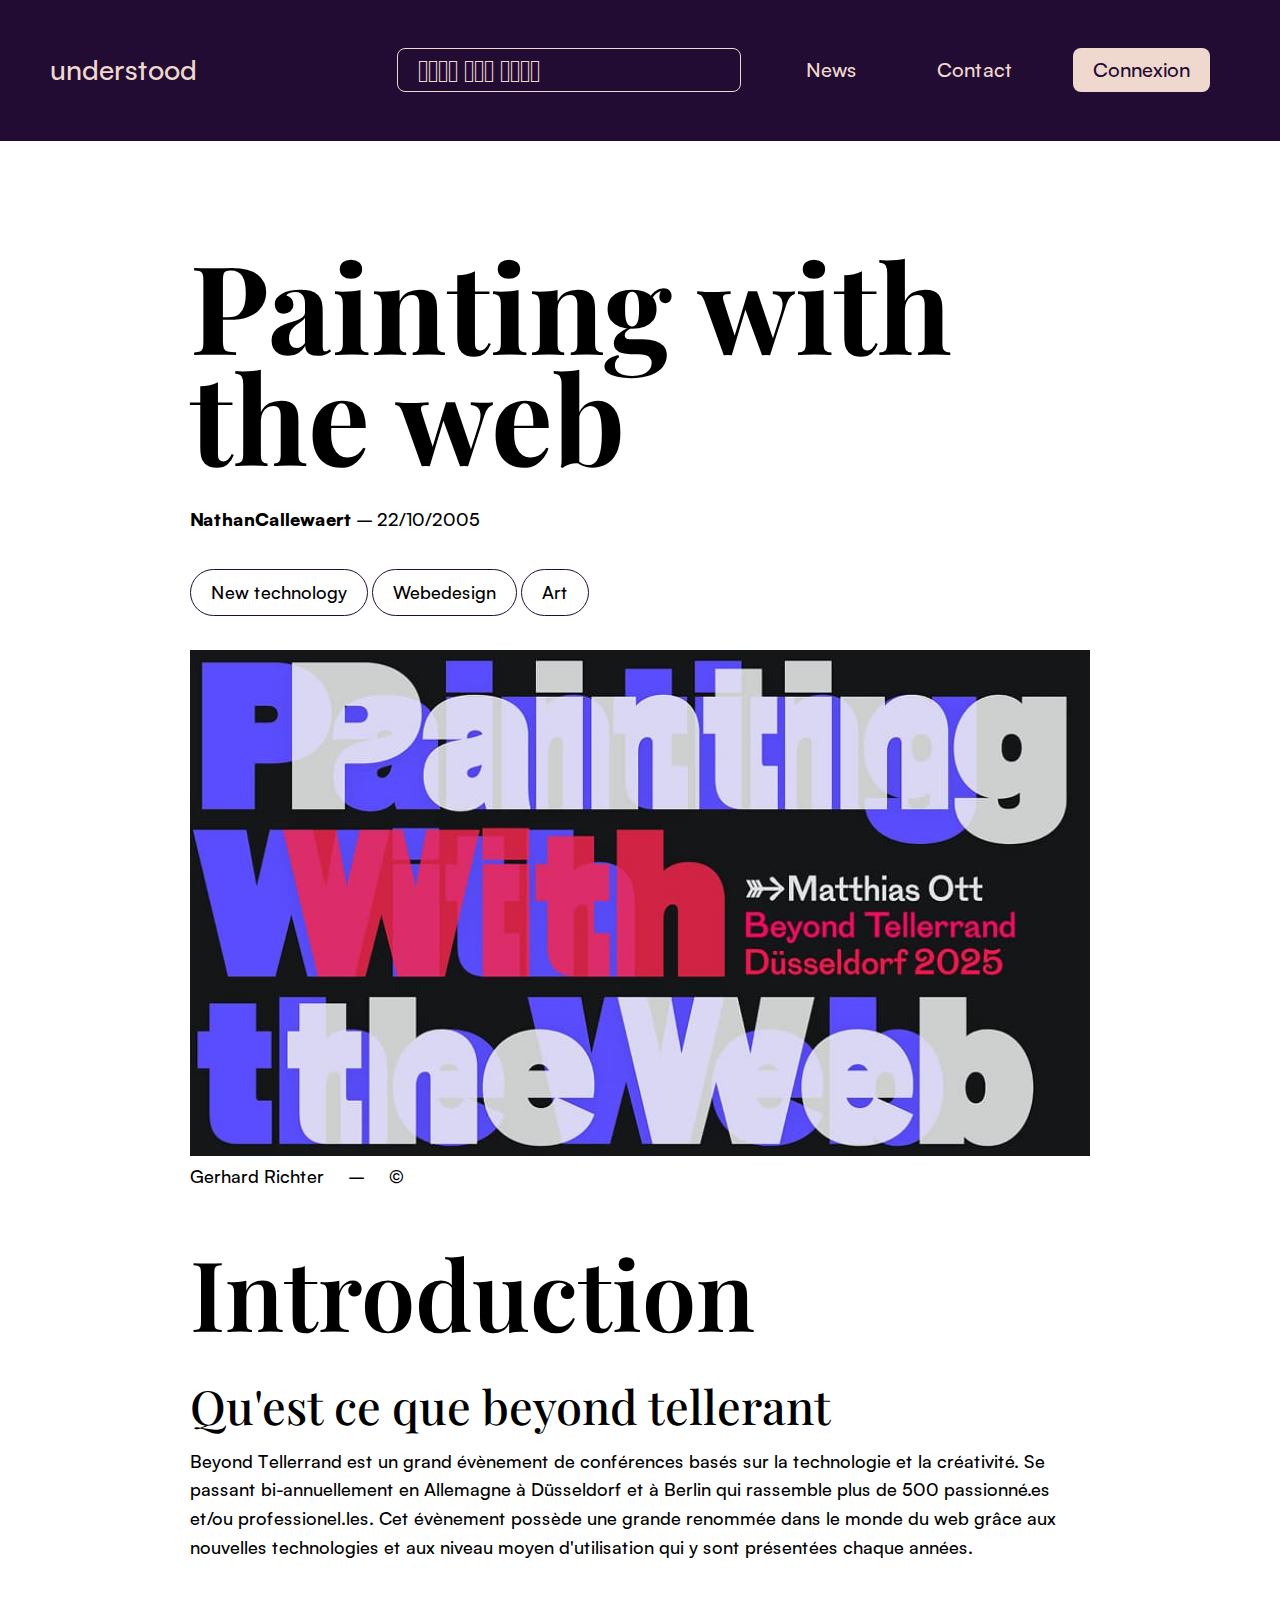
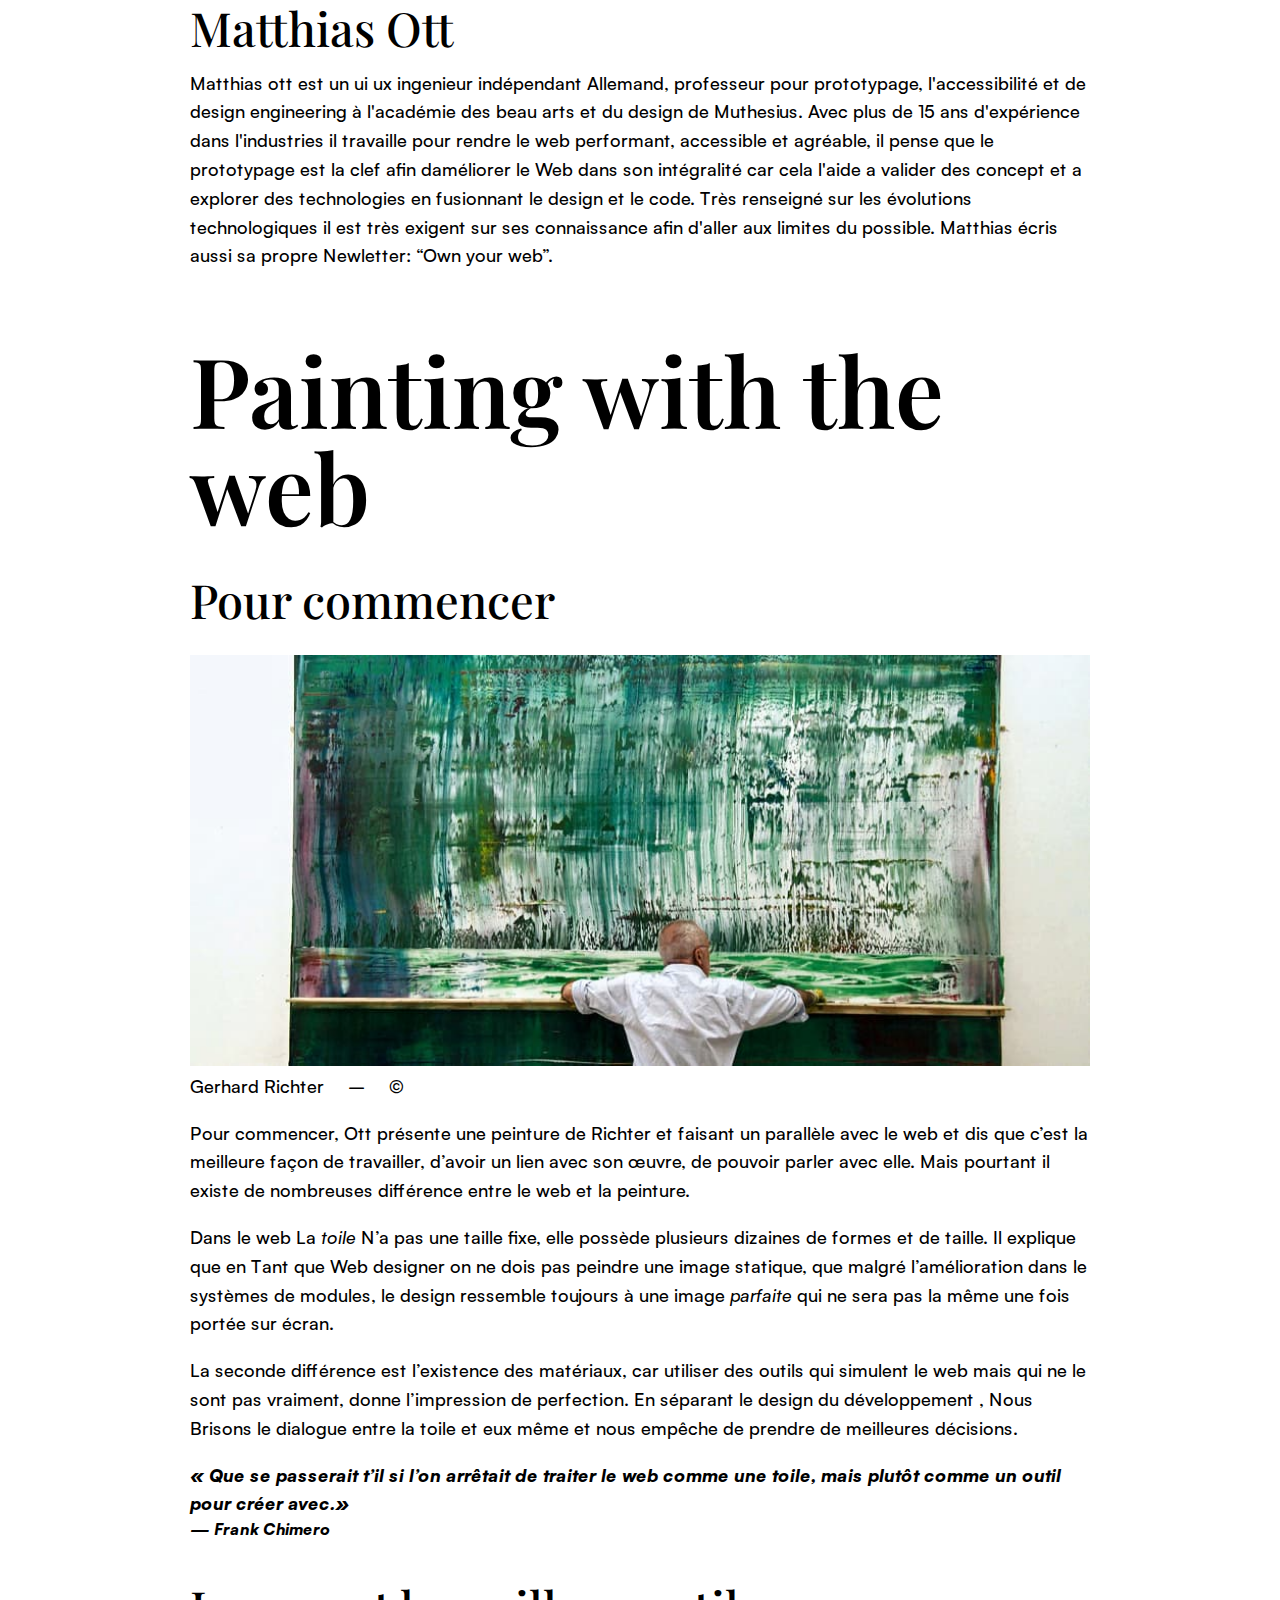
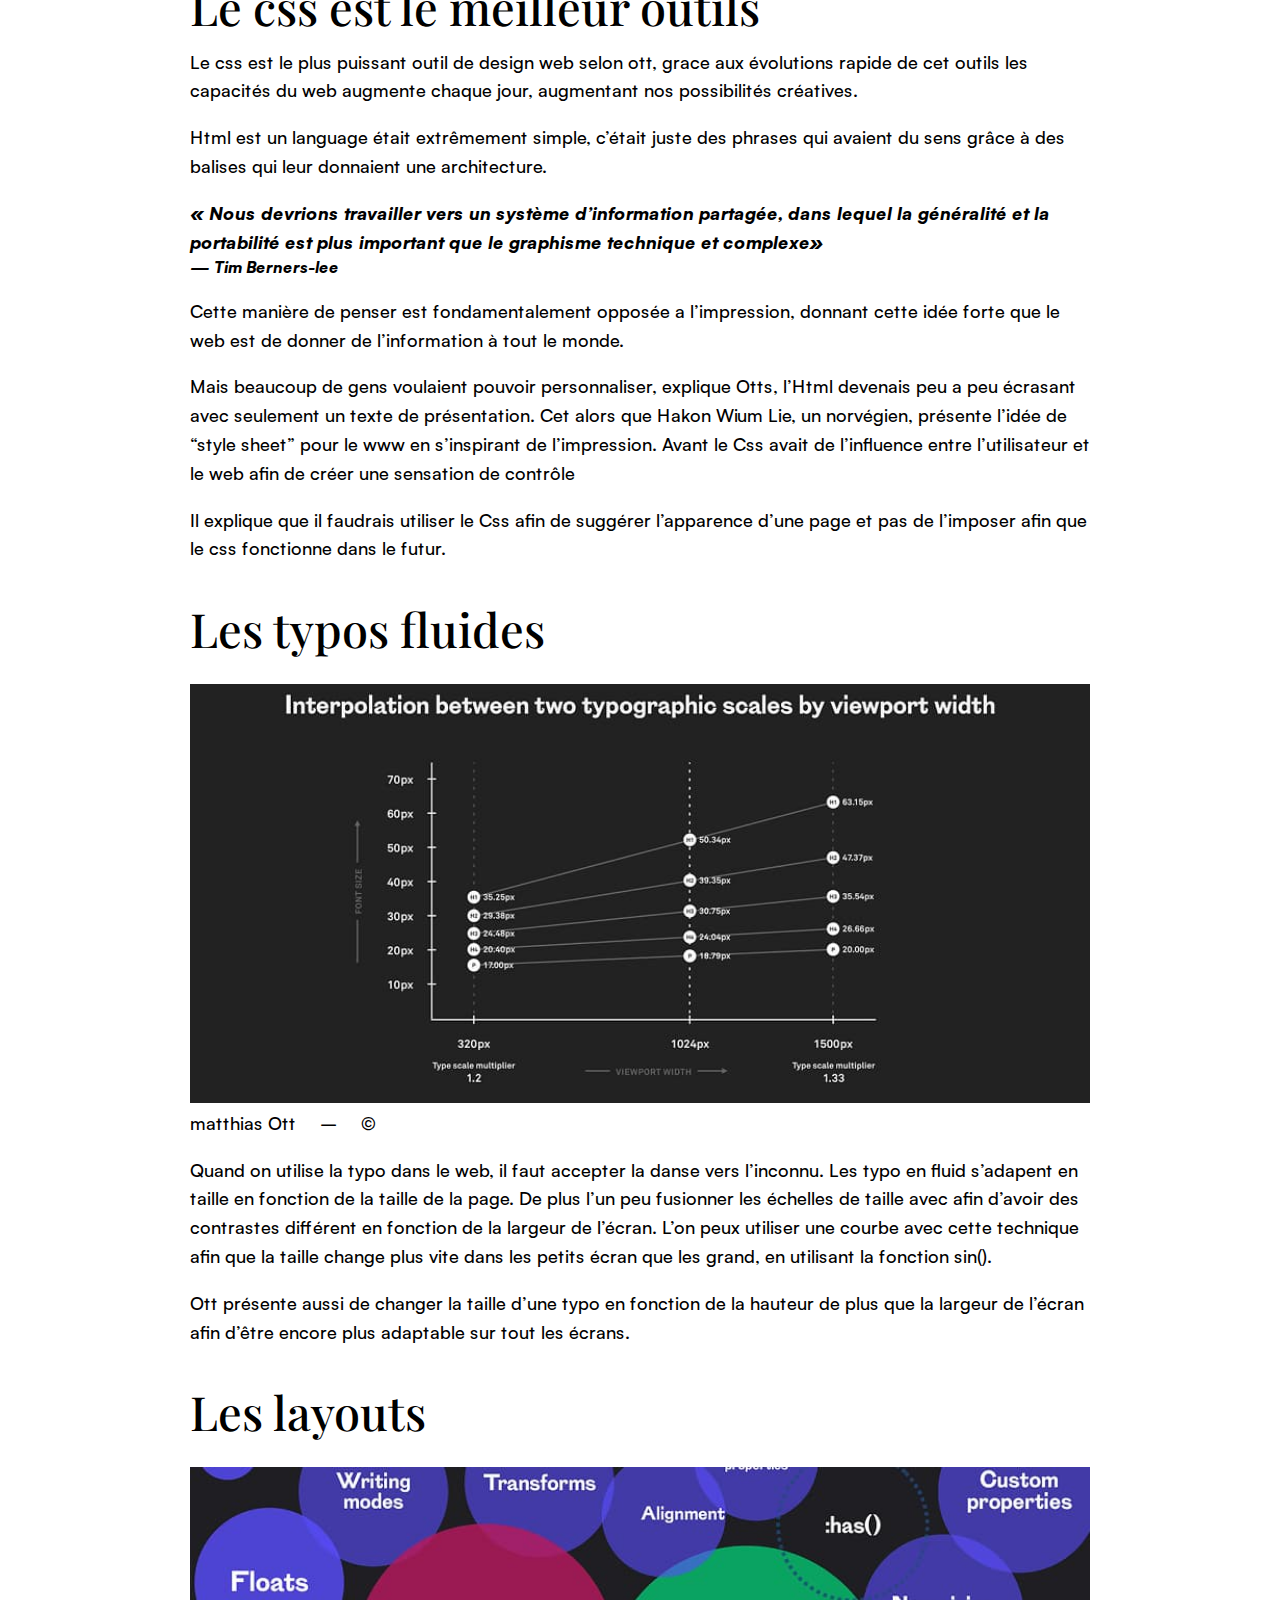
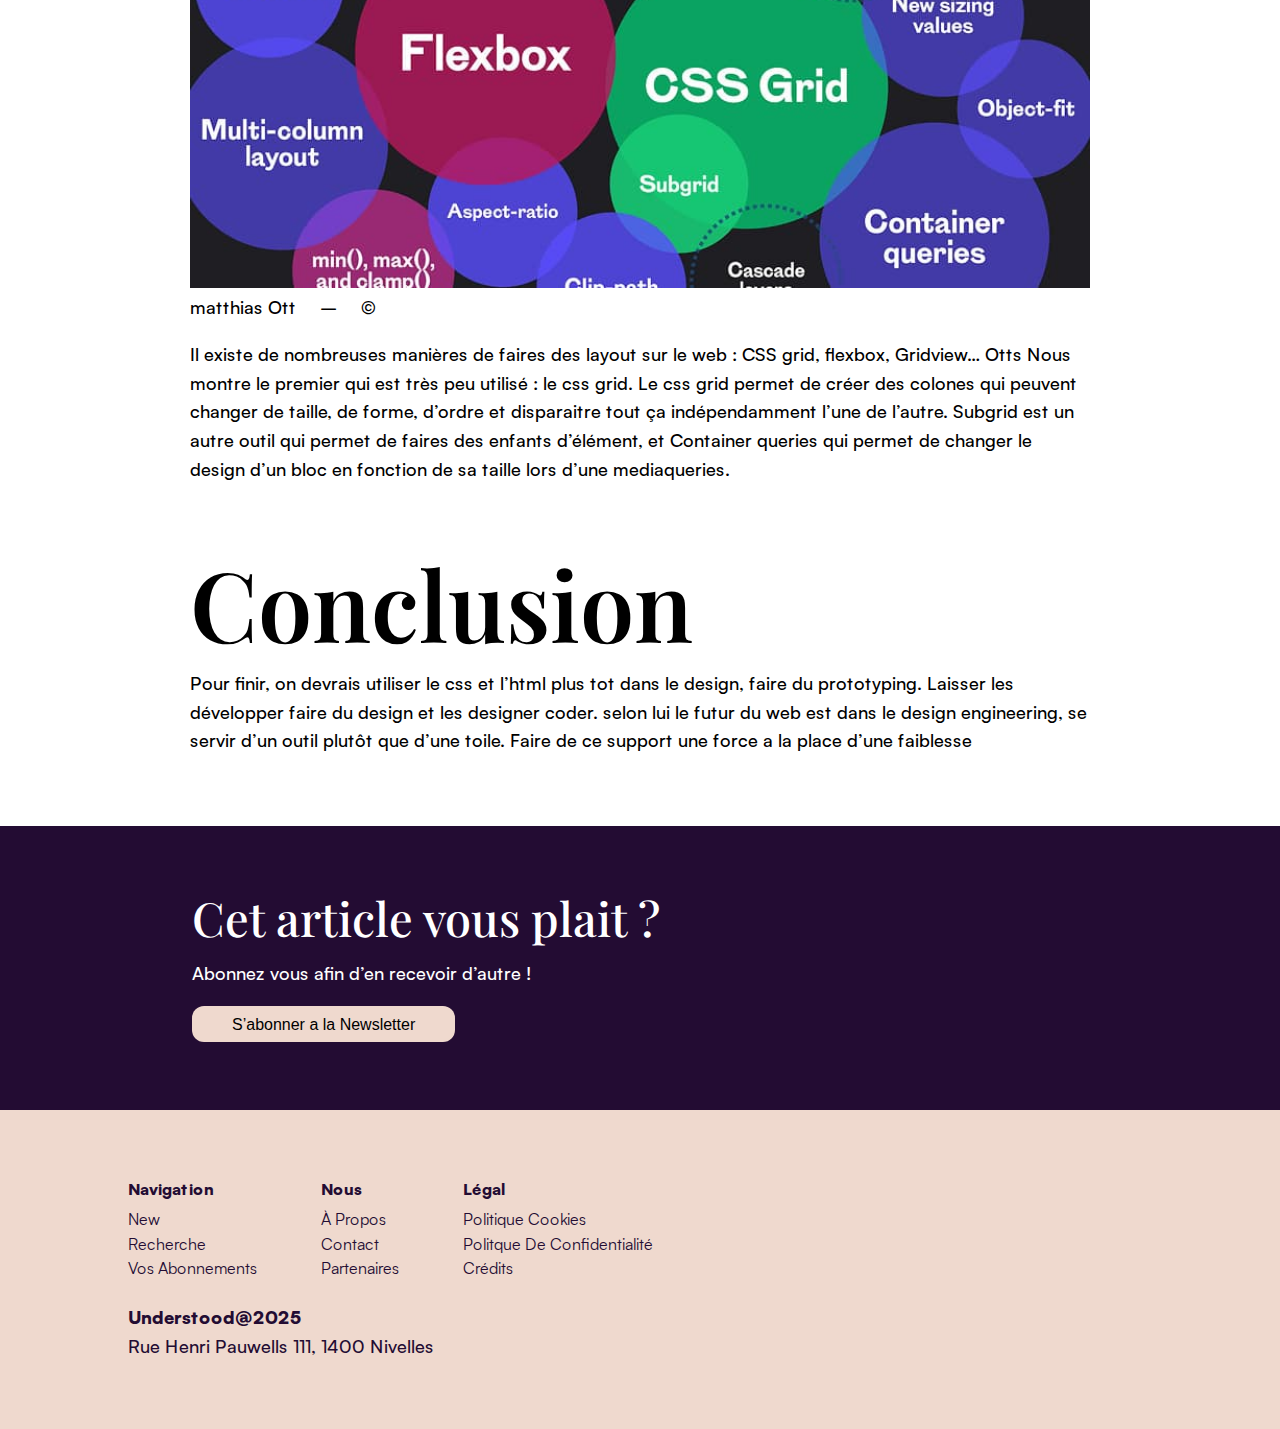
<file: index.html>
<!DOCTYPE html>
<html lang="fr">
<head>
    <meta charset="UTF-8">
    <meta name="viewport" content="width=device-width, initial-scale=1.0">
    <title>The newsletter of the web</title>
    <script src="assets/script.js" defer></script>
    <link rel="stylesheet" href="assets/style.css">
    <link rel="stylesheet" href="assets/font/stylesheet.css">
    <link rel="preconnect" href="https://fonts.googleapis.com">
<link rel="preconnect" href="https://fonts.googleapis.com">
<link rel="preconnect" href="https://fonts.gstatic.com" crossorigin>
<link href="https://fonts.googleapis.com/css2?family=Playfair+Display:ital,wght@0,400..900;1,400..900&display=swap" rel="stylesheet">
</head>
<body>
    <nav class="navigation">
        <p class="navigation__logo">understood</p>
        <button class="menu__toggle"><img src="assets/img/menu-line_.svg" alt=""></button>
        <ul class="navigation__list">
            <li class="navigation__button navigation__search">  </li>
            <li class="navigation__button"><a href="">News</a></li>
            <li class="navigation__button"><a href="">Contact</a></li>
            <li class="navigation__button navigation__button--filled"><a href="">Connexion</a></li>
            <li class="navigation__button nav--hidden"><a href="">Retour</a></li>
        </ul>
    </nav>
    <main>
        <section class="header">
            <h1>Painting with the web</h1>
            <p class="bold">NathanCallewaert</p>
            <p>&#x2013;</p>
            <p>22/10/2005</p>
            <div class="tags">
                <p class="tag">New technology</p>
                <p class="tag">Webedesign</p>
                <p class="tag">Art</p>
            </div>
            <img class="header__img" alt="Une mise en page sur fond noir, avec écrit 'painting with the web'en grand, le nom de l'auteur de la conférence : matthias Ott et que cette conférence c'est passée a beyond tellerand a dusseldorf en 2025" src="assets/img/img_header.jpg">
            <div class="creativecommons">
                <p>Gerhard Richter</p>
                <p>&#x2013;</p>
                <p>&#169;</p>
            </div>
        </section>
        <section class="WhatIs">
            <h2>Introduction</h2>
            <h3>Qu'est ce que beyond tellerant</h3>
            <p>Beyond Tellerrand est un grand évènement de conférences basés sur la technologie et la créativité.  Se passant bi-annuellement en Allemagne à Düsseldorf et à Berlin qui rassemble plus de 500 passionné.es et/ou professionel.les. Cet évènement possède une grande renommée dans le monde du web grâce aux nouvelles technologies et aux niveau moyen d'utilisation  qui y sont présentées chaque années.</p>



            <h3>Matthias Ott</h3>
            <p>Matthias ott est un ui ux ingenieur indépendant Allemand, professeur pour prototypage, l'accessibilité et de design engineering à l'académie des beau arts et du design de Muthesius. Avec plus de 15 ans d'expérience dans l'industries il travaille pour rendre le web performant, accessible et agréable, il pense que le prototypage est la clef afin daméliorer le Web dans son intégralité car cela l'aide a valider des concept et a explorer des technologies en fusionnant le design et le code. Très renseigné sur les évolutions technologiques il est très exigent sur ses connaissance afin d'aller aux limites du possible. Matthias écris aussi sa propre Newletter: “Own your web”.</p>
        </section>
        <section class="Painting">

            <h2>Painting with the web</h2>

            <h3>Pour commencer</h3>
            <img class="header__img" alt="Richter devant une peinturée a ton vert, réalisée par lui même" src="assets/img/img_first.jpg" srcset="assets/img/img_first@2x.jpg 2x">
            <div class="creativecommons">
                <p>Gerhard Richter</p>
                <p>&#x2013;</p>
                <p>&#169;</p>
            </div>
            <p>Pour commencer, Ott présente une peinture de Richter et faisant un parallèle avec le web et dis que c’est la meilleure façon de travailler, d’avoir un lien avec son œuvre, de pouvoir parler avec elle. Mais pourtant il existe de nombreuses différence entre le web et la peinture.</p>
            <p>Dans le web La <em>toile</em> N’a pas une taille fixe, elle possède   plusieurs dizaines de formes et de taille. Il explique que en Tant que Web designer on ne dois pas peindre une image statique, que malgré l’amélioration dans le systèmes de modules, le design ressemble toujours à une image <em>parfaite</em> qui ne sera pas la même une fois portée sur écran. </p>
            <p>La seconde différence est l’existence des matériaux, car utiliser des outils qui simulent le web mais qui ne le sont pas vraiment, donne l’impression de perfection. En séparant le design du développement , Nous Brisons le dialogue entre la toile et eux même et nous empêche de prendre de meilleures décisions.</p>
            <figure>
                <blockquote>
                    <p><q> Que se passerait t’il si l’on arrêtait de traiter le web comme une toile, mais plutôt comme un outil pour créer avec.</q></p>
                </blockquote>
                <figcaption>— Frank Chimero</figcaption>
            </figure>



            <h3>Le css est le meilleur outils</h3>
            <p>Le css est le plus puissant outil de design web selon ott, grace aux évolutions rapide de cet outils les capacités du web augmente chaque jour, augmentant nos possibilités créatives. </p>
            <p>Html est un language était extrêmement simple, c’était juste des phrases qui avaient du sens grâce à des balises qui leur donnaient une architecture. </p>
             <figure>
                <blockquote>
                    <p><q> Nous devrions travailler vers un système d’information partagée, dans lequel la généralité et la portabilité est plus important que le graphisme technique et complexe</q></p>
                </blockquote>
                <figcaption>— Tim Berners-lee</figcaption>
            </figure>
            <p>Cette manière de penser est fondamentalement opposée a l’impression, donnant cette idée forte que le web est de donner de l’information à tout le monde.</p>
            <p>Mais beaucoup de gens voulaient pouvoir personnaliser, explique Otts, l’Html devenais peu a peu écrasant avec seulement un texte de présentation. Cet alors que Hakon Wium Lie, un norvégien, présente l’idée de “style sheet” pour le www en s’inspirant de l’impression. Avant le Css avait de l’influence entre l’utilisateur et le web afin de créer une sensation de contrôle</p>
            <p>Il explique que il faudrais utiliser le Css afin de suggérer l’apparence d’une page et pas de l’imposer afin que le css fonctionne dans le futur.</p>


            <h3>Les typos fluides</h3>
                <img class="header__img" alt="Un graphique expliquant que en fonction de la taille de la page, l'on peut faire différentes hiérarchies" src="assets/img/image_font.jpg" srcset="assets/img/image_font@2x.jpg 2x">
            <div class="creativecommons">
                <p>matthias Ott</p>
                <p>&#x2013;</p>
                <p>&#169;</p>
            </div>
            <p>Quand on utilise la typo dans le web, il faut accepter la danse vers l’inconnu. Les typo en fluid s’adapent en taille en fonction de la taille de la page. De plus l’un peu fusionner les échelles de taille avec afin d’avoir des contrastes différent en fonction de la largeur de l’écran. L’on peux utiliser une courbe avec cette technique afin que la taille change plus vite dans les petits écran que les grand, en utilisant la fonction sin().</p>
            <p>Ott présente aussi de changer la taille d’une typo en fonction de la hauteur de plus que la largeur de l’écran afin d’être encore plus adaptable sur tout les écrans.</p>



            <h3>Les layouts</h3>
                <img class="header__img" alt="un assemblement de cercle de couleur avec un type de mise en page web, s'entremellant sur un fond noir" src="assets/img/img_flex.jpg" srcset="assets/img/img_flex@2x.jpg 2x">
            <div class="creativecommons">
                <p>matthias Ott</p>
                <p>&#x2013;</p>
                <p>&#169;</p>
            </div>
            <p>Il existe de nombreuses manières de faires des layout sur le web : CSS grid, flexbox, Gridview… Otts Nous montre le premier qui est très peu utilisé : le css grid. Le css grid permet de créer des colones qui peuvent changer de taille, de forme, d’ordre et disparaitre tout ça indépendamment l’une de l’autre.  Subgrid est un autre outil qui permet de faires des enfants d’élément, et Container queries qui permet de changer le design d’un bloc en fonction de sa taille lors d’une mediaqueries.</p>
            
        </section>
        <section class="Conclusion">

            <h2>Conclusion</h2>
            <p>Pour finir, on devrais utiliser le css et l’html plus tot dans le design, faire du prototyping. Laisser les développer faire du design et les designer coder. selon lui le futur du web est dans le design engineering, se servir d’un outil plutôt que d’une toile. Faire de ce support une force a la place d’une faiblesse</p>

        </section>

    </main>
    <section class="banneer">

        <h3>Cet article vous plait ?</h3>
        <p>Abonnez vous afin d’en recevoir d’autre !</p>
        <button class="banneer__btn">S’abonner a la Newsletter</button>

    </section>
    <footer>
        <ul class="footer__list">
            <li class="footer__title">Navigation</li>
            <li class="footer__element">New</li>
            <li class="footer__element">Recherche</li>
            <li class="footer__element">Vos abonnements</li>

        </ul>
        <ul class="footer__list">
            <li class="footer__title">Nous</li>
            <li class="footer__element">à Propos</li>
            <li class="footer__element">contact</li>
            <li class="footer__element">Partenaires</li>
        </ul>
        <ul class="footer__list">
            <li class="footer__title">Légal</li>
            <li class="footer__element">Politique cookies</li>
            <li class="footer__element">Politque de confidentialité</li>
            <li class="footer__element"><a href="crédits.html">Crédits</a></li>
        </ul>
        <div class="AdressCC">
            <p class="bold">Understood@2025</p>
            <p>Rue Henri Pauwells 111, 1400 Nivelles</p>
        </div>
    </footer> 
    
</body>
</html>
</file>
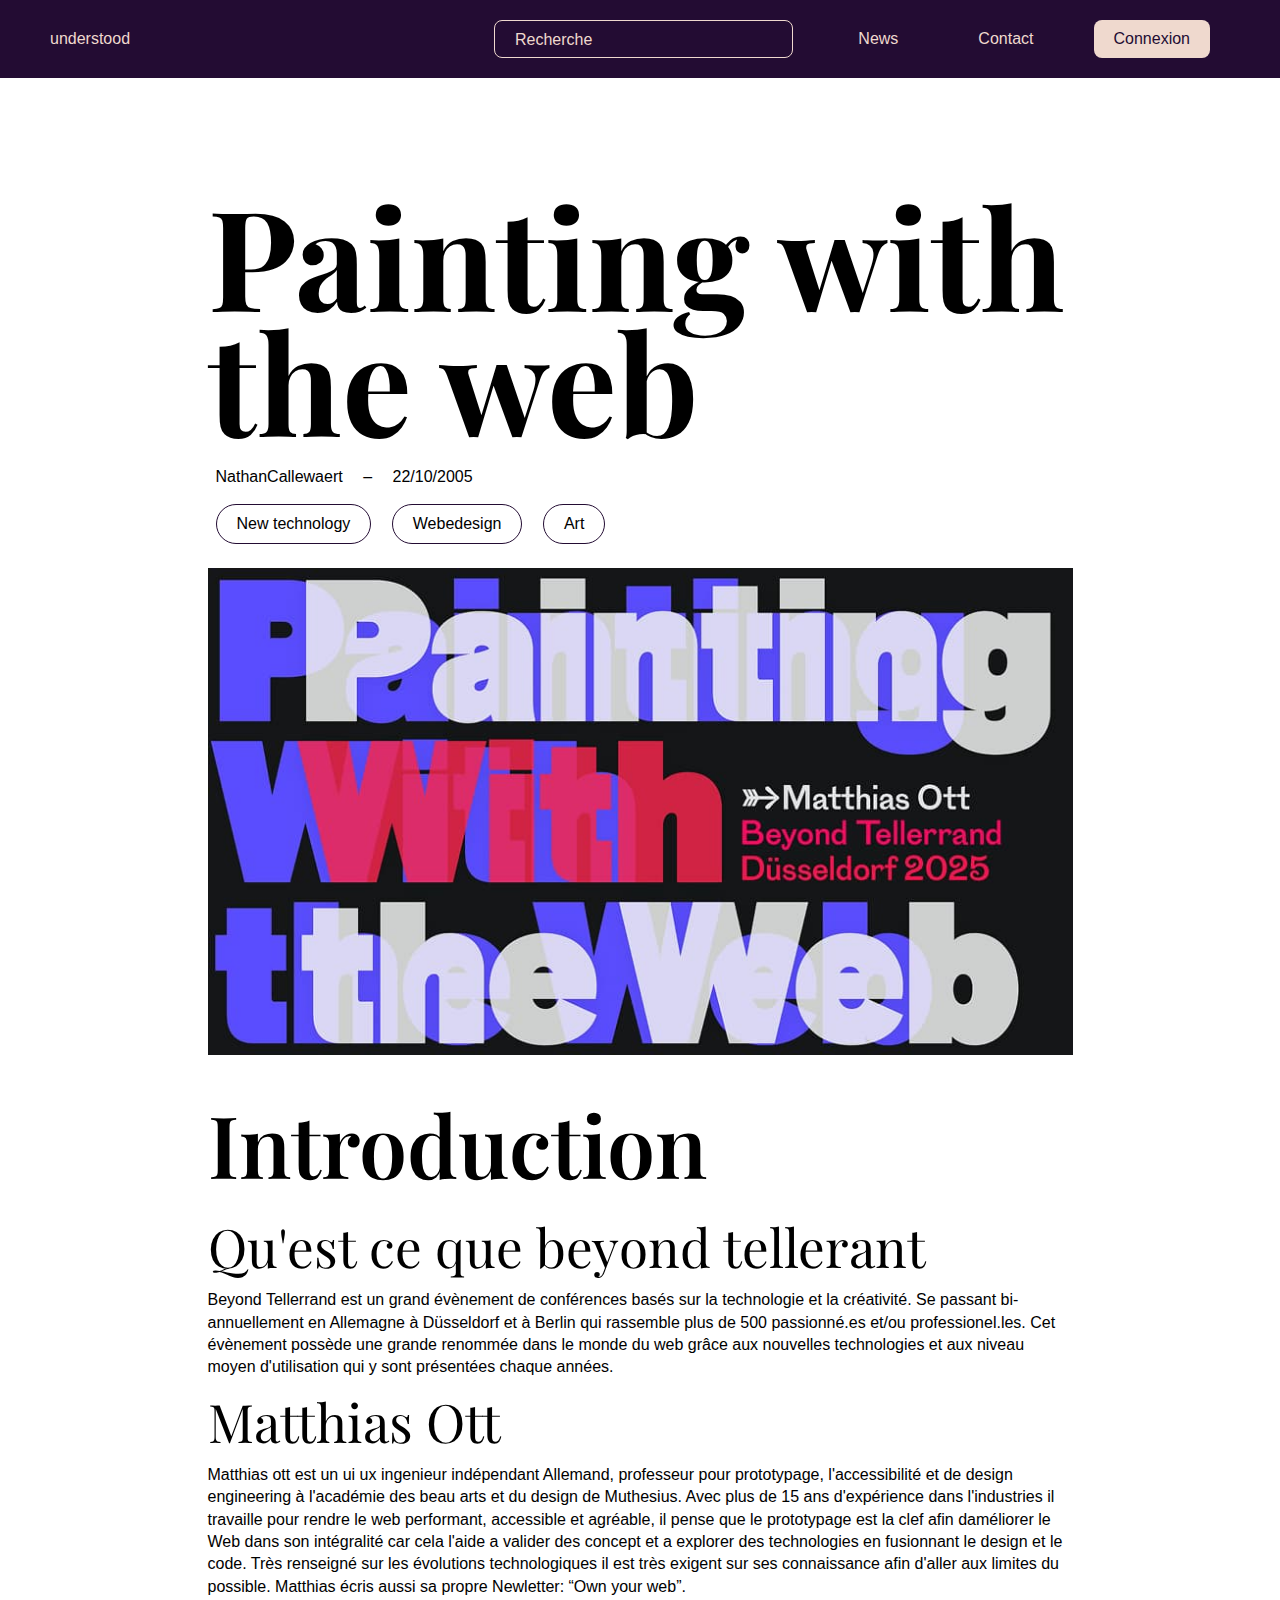
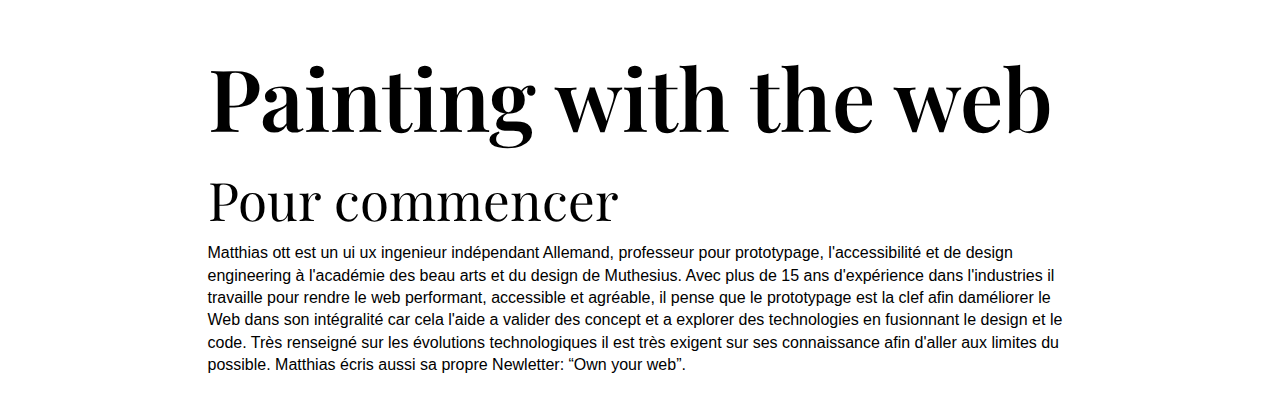
<file: SomeNew/index.html>
<!DOCTYPE html>
<html lang="en">
<head>
    <meta charset="UTF-8">
    <meta name="viewport" content="width=device-width, initial-scale=1.0">
    <title>change the title</title>
    <script src="assets/script.js" defer></script>
    <link rel="stylesheet" href="assets/style.css">
    <link rel="preconnect" href="https://fonts.googleapis.com">
<link rel="preconnect" href="https://fonts.googleapis.com">
<link rel="preconnect" href="https://fonts.gstatic.com" crossorigin>
<link href="https://fonts.googleapis.com/css2?family=Playfair+Display:ital,wght@0,400..900;1,400..900&display=swap" rel="stylesheet">
</head>
<body>
    <nav class="navigation">
        <div class="navigation__logo">understood</div>
        <ul class="navigation__list">
            <li class="navigation__search">Recherche</li>
            <li class="navigation__button"><a href="">News</a></li>
            <li class="navigation__button"><a href="">Contact</a></li>
            <li class="navigation__button navigation__button--filled"><a href="">Connexion</a></li>
        </ul>
    </nav>
    <main>
        <section class="header">
            <h1>Painting with the web</h1>
            <p c lass="bold">NathanCallewaert</p>
            <p>&#x2013</p>
            <p>22/10/2005</p>
            <div class="tags">
                <p class="tag">New technology</p>
                <p class="tag">Webedesign</p>
                <p class="tag">Art</p>
            </div>
            <img class="header__img" alt="Une mise en page sur fond noir, avec écrit 'painting with the web'en grand, le nom de l'auteur de la conférence : matthias Ott et que cette conférence c'est passée a beyond tellerand a dusseldorf en 2025" src="/assets/img/img_header.jpg">
        </section>
        <section class="WhatIs">
            <h2>Introduction</h2>
            <h3>Qu'est ce que beyond tellerant</h3>
            <p>Beyond Tellerrand est un grand évènement de conférences basés sur la technologie et la créativité.  Se passant bi-annuellement en Allemagne à Düsseldorf et à Berlin qui rassemble plus de 500 passionné.es et/ou professionel.les. Cet évènement possède une grande renommée dans le monde du web grâce aux nouvelles technologies et aux niveau moyen d'utilisation  qui y sont présentées chaque années.</p>
            <h3>Matthias Ott</h3>
            <p>Matthias ott est un ui ux ingenieur indépendant Allemand, professeur pour prototypage, l'accessibilité et de design engineering à l'académie des beau arts et du design de Muthesius. Avec plus de 15 ans d'expérience dans l'industries il travaille pour rendre le web performant, accessible et agréable, il pense que le prototypage est la clef afin daméliorer le Web dans son intégralité car cela l'aide a valider des concept et a explorer des technologies en fusionnant le design et le code. Très renseigné sur les évolutions technologiques il est très exigent sur ses connaissance afin d'aller aux limites du possible. Matthias écris aussi sa propre Newletter: “Own your web”.</p>
        </section>
        <section class="Painting">
            <h2>Painting with the web</h2>
            <h3>Pour commencer</h3>
            <p>Matthias ott est un ui ux ingenieur indépendant Allemand, professeur pour prototypage, l'accessibilité et de design engineering à l'académie des beau arts et du design de Muthesius. Avec plus de 15 ans d'expérience dans l'industries il travaille pour rendre le web performant, accessible et agréable, il pense que le prototypage est la clef afin daméliorer le Web dans son intégralité car cela l'aide a valider des concept et a explorer des technologies en fusionnant le design et le code. Très renseigné sur les évolutions technologiques il est très exigent sur ses connaissance afin d'aller aux limites du possible. Matthias écris aussi sa propre Newletter: “Own your web”.</p>
        </section>
    </main>
    
</body>
</html>
</file>
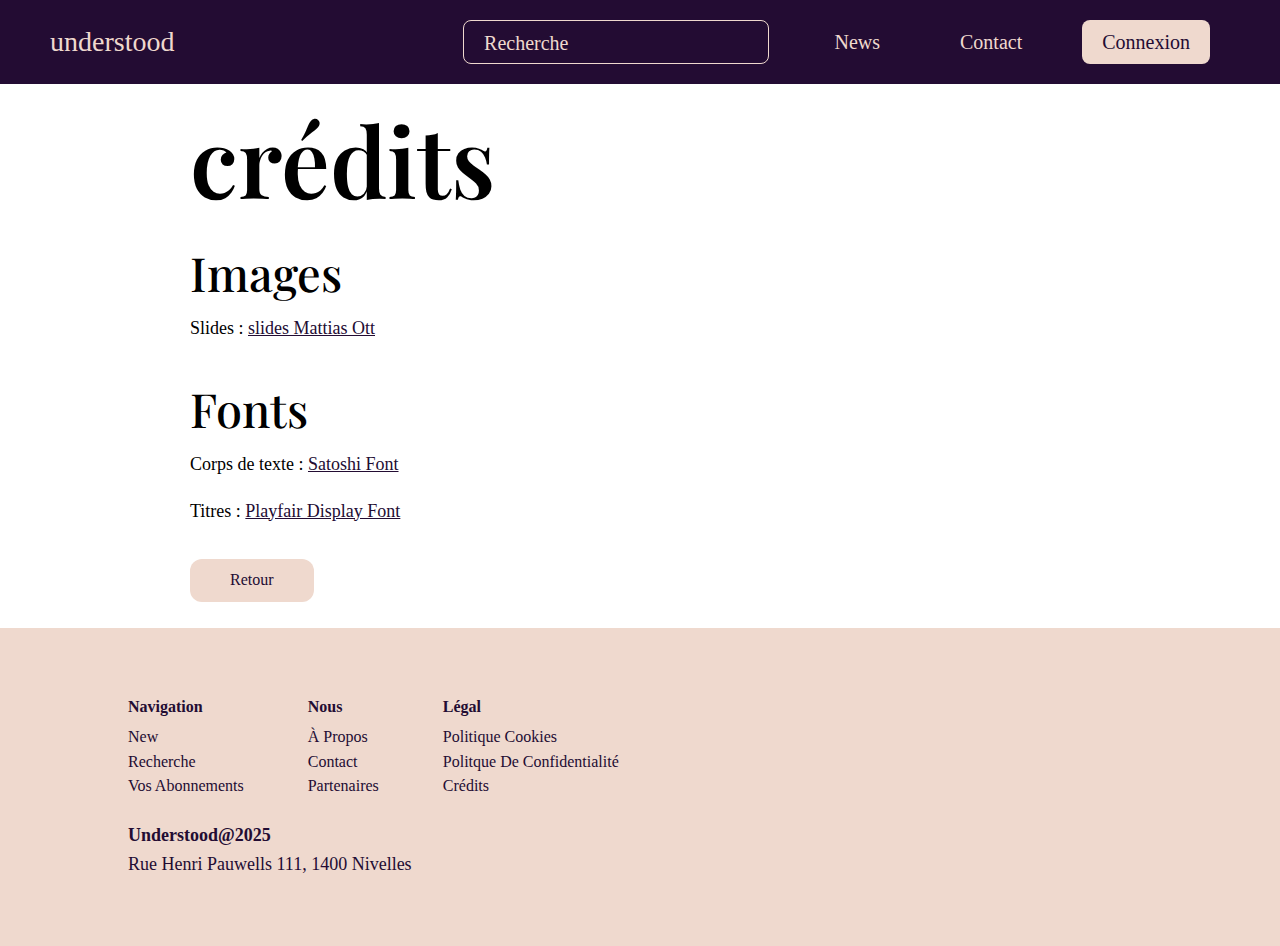
<file: crédits.html>
<!DOCTYPE html>
<html lang="fr">
<head>
    <meta charset="UTF-8">
    <meta name="viewport" content="width=device-width, initial-scale=1.0">
    <title>change the title</title>
    <script src="assets/script.js" defer></script>
    <link rel="stylesheet" href="assets/style.css">
    <link rel="preconnect" href="https://fonts.googleapis.com">
<link rel="preconnect" href="https://fonts.googleapis.com">
<link rel="preconnect" href="https://fonts.gstatic.com" crossorigin>
<link href="https://fonts.googleapis.com/css2?family=Playfair+Display:ital,wght@0,400..900;1,400..900&display=swap" rel="stylesheet">
</head>
<body>
    <nav class="navigation">
        <div class="navigation__logo">understood</div>
        <ul class="navigation__list">
            <li class="navigation__search">Recherche</li>
            <li class="navigation__button"><a href="">News</a></li>
            <li class="navigation__button"><a href="">Contact</a></li>
            <li class="navigation__button navigation__button--filled"><a href="">Connexion</a></li>
        </ul>
    </nav>
    <main>
        
        <section>
            <h2>crédits</h2>
            <h3>Images</h3>
            <p> Slides : <a href="https://noti.st/matthiasott/31ArQI">slides Mattias Ott</a></p>
            <h3>Fonts</h3>
            <p> Corps de texte : <a href="https://www.fontshare.com/?q=Satoshi">Satoshi Font</a></p>
            <p> Titres : <a href="https://fonts.google.com/specimen/Playfair+Display?query=playfa">Playfair Display Font</a></p>
            <a class="retour__btn" href="index.html">Retour</a>
        </section>  
        

    
    
    
    
    
    </main>

    <footer>
    <ul class="footer__list">
        <li class="footer__title">Navigation</li>
        <li class="footer__element">New</li>
        <li class="footer__element">Recherche</li>
        <li class="footer__element">Vos abonnements</li>

    </ul>
    <ul class="footer__list">
        <li class="footer__title">Nous</li>
        <li class="footer__element">à Propos</li>
        <li class="footer__element">contact</li>
        <li class="footer__element">Partenaires</li>
    </ul>
    <ul class="footer__list">
        <li class="footer__title">Légal</li>
        <li class="footer__element">Politique cookies</li>
        <li class="footer__element">Politque de confidentialité</li>
        <li class="footer__element"><a href="crédits.html">Crédits</a></li>
    </ul>
    <div class="AdressCC">
        <p class="bold">Understood@2025</p>
        <p>Rue Henri Pauwells 111, 1400 Nivelles</p>
    </div>
    
</footer>
</file>
<file: assets/style.css>
body{
    font-family: 'Satoshi';
    margin: 0;
    line-height: 1.4;
    font-size: 16px;
    width: 100vw;
    overflow-x: hidden;
    padding: 0;
}
.navigation{
    box-sizing: border-box;
    width: 100vw;
    background: #230C33;
    display: flex;
    flex-direction: row;
    color: #EFD9CE;
    align-items: center;
    padding: 20px 50px;
    justify-content: space-between
}
.navigation__list{
    display: flex;
    flex-direction: row;
    margin: 0;
    padding: 0;
}
.navigation__logo{
    font-size: 28px;
        cursor: pointer;
}

.navigation__button a{  
    color: #EFD9CE;
    font-size: 20px;
    text-decoration: none;
    font-weight: 500;
    transition: 0.5s ease;
    cursor: pointer;


}

.navigation__button{    cursor: pointer;}
.navigation__button a:hover{
    color: rgb(255, 255, 255);
}

.navigation__button--filled:hover{
    transition: 0.5s ease;
    background-color: azure;
}


.navigation__search, .navigation__button{
    color: #EFD9CE;
    list-style: none;
    font-size: 20px;
    padding: 8px 20px 6px 20px;
    margin: 0 20px;

}
.navigation__search{
    padding-right: 200px;
    margin-right: 25px;
    border :1px solid #EFD9CE;
    border-radius: 8px;
}
.navigation__button--filled{
    background-color: #EFD9CE;
    border-radius: 8px;

}
.navigation__button--filled a {
    color: #230C33; 
}

.navigation__button--filled a:hover {
    color: #230C33; 
}
.menu__toggle{
    display: none;
    width: 50px;
    background: none;
    border: none;
}

.nav--hidden{
    display: none;
}
section{ 
    width: 900px;
    margin: 26px 0 ;
    height: fit-content;
}
a{
    color: #230C33;
}
main{
    width: 100%;
    display: flex;
    flex-direction: column;
    align-items: center;
    height: fit-content;
}
h1{
    font-family: "Playfair Display", serif;
    font-size: 123px;
    line-height: 90%;
    width: 100%;
    flex-shrink: 0;
    margin-bottom: 16px;
}
h2{
    font-family: "Playfair Display", serif;

    font-size: 97px;
    font-weight: 600;
    line-height: 100%;
    margin-bottom: 16px;
    margin-top: 0;
}
h3{
    font-family: "Playfair Display", serif;

    font-size: 47px;
    font-weight: 500;
    line-height: 100%;
    margin-top: 42px;
    margin-bottom: 16px;
}
p{
    font-size: 18px;
    font-weight: 500;
    line-height: 160%;
}
.bold{
    font-weight: 700;
}
.header p{
    display: inline-block;
}
.tag{
    padding: 8px 20px 8px 20px;
      border: 1px solid #230C33;
    border-radius: 32px;
}
.header__img{
    width: 100%;
    margin-top: 16px;
}

.creativecommons{ 
    display: flex;
    gap: 24px;
    height: fit-content;
}
.creativecommons p {
    display: inline-block;
    margin: 0;

}

figure{
    width: 100%;
    margin: 0;
}


blockquote{
    width: 100%;
    margin: 0 ;
}

blockquote p{
    font-weight: 600;
    font-style: italic;
    margin: 0;
}
figcaption{
    font-weight: 600;
    font-style: italic;
    margin: 0;
}

.banneer{
    background-color:#230C33;
    width: 70%;
    padding: 68px 15%;
    color: white;
    margin:27px 0 0 0 ;
}
.banneer h3{
    margin-top: 0;
}

.banneer__btn{
    padding: 10px 40px 8px 40px;
    border-radius: 12px;
    font-size: 16px;
    cursor: pointer;
    border: none;
    font-weight: 500;
    background-color: #EFD9CE;
    transition: 0.5s ease;
}
.banneer__btn:hover{
    background-color: aliceblue;
    color: #230C33;
    transition: 0.5s ease;
}


footer{
    background-color: #EFD9CE;
    color: #230C33;
    padding: 68px 10%;
    width: 80%;
    align-items: start;

}

footer p, footer ul{
    margin: 0;
}
.footer__list{
    display: inline-block;
    height: 125px;
    align-self: top;
    list-style: none;
    padding: 0 60px 0 0 ;  
}
.footer__title{
    font-weight: 600;
    margin-bottom: 8px;
}
.footer__element{
    margin-top: 2px;
        text-transform: capitalize;
}
.AdressCC{
    height: fit-content;
    margin: 0;
}

.footer__element a {
    text-decoration: none;
    color: #230C33;


}

.footer__element a:hover{
    text-decoration:underline;
    color: #230C33;
    

}

.retour__btn{
    padding: 10px 40px 10px 40px;
    border-radius: 12px;
    background-color: #EFD9CE;
    text-decoration: none;
    font-size: 16px;
    margin-top: 16px;
    display:inline-block;
}
.credits__list{
    width: 1150px;
    margin: 150px 0 450px 0;
}

@media screen and ( max-width :  1200px){
    section{
        width: 70%;
        padding: 0 0px;
    }
    .credits__list{
        width: 90%;
        padding: 0 100px;
    }   

    h1{
    font-size: 107px;
    }
    h2{
    font-size: 69px;
    }
    h3{
    font-size: 44px;
    }
    .navigation__button a{
        font-size: 16px;
    }
    .navigation__button{
        font-size: 16px;
    }

}


@media screen and ( max-width :  1000px){
    section{
        width: 90%;
        padding: 0 px;
    }

    .baneer{width: 100%; 
    padding: 0;}
    .menu__toggle{
        display: block;
        position: absolute;
        top: 35px;
        right: 10%;
    }
    .navigation__list {
        position:fixed; 
        padding: 100px 0;
        top: 0;
        left: 0;
        width:100% ;
        height:100%;
        background-color:#230C33;
        margin: 0;
        z-index:10;
        display: none;
    }

    .menu--open .navigation__list{
        display: block;
        
    }
    .menu--open .navigation__list .navigation__button{
        margin: 50px 0;
        font-size: 46px;
        width: 250px;
        margin-left: 8%;

    }
        .navigation__logo{
        font-size: 20px;
    }
}

@media screen and ( max-width :  700px){

    section{
        width:90%;
        margin: 0 5%;
    }
    h1{
        font-size: 68px;
    }
    h2{
        font-size: 42px;
    }
    h3{
        font-size: 33px;
    }

    p{
        font-size: 16px;
    }



    .menu--open .navigation__list .navigation__button{
        margin: 50px 0;
        font-size: 33px;
        width: 150px;
        margin-left: 5%;
        padding-right: 35px;

    }
    .navigation{
        width: 110vw;
        
    }

}
</file>
<file: assets/font/stylesheet.css>
@font-face {
    font-family: 'Satoshi';
    src: url('Satoshi-BoldItalic.woff2') format('woff2'),
        url('Satoshi-BoldItalic.woff') format('woff');
    font-weight: bold;
    font-style: italic;
    font-display: swap;
}

@font-face {
    font-family: 'Satoshi';
    src: url('Satoshi-MediumItalic.woff2') format('woff2'),
        url('Satoshi-MediumItalic.woff') format('woff');
    font-weight: 500;
    font-style: italic;
    font-display: swap;
}

@font-face {
    font-family: 'Satoshi';
    src: url('Satoshi-LightItalic.woff2') format('woff2'),
        url('Satoshi-LightItalic.woff') format('woff');
    font-weight: 300;
    font-style: italic;
    font-display: swap;
}

@font-face {
    font-family: 'Satoshi';
    src: url('Satoshi-Medium.woff2') format('woff2'),
        url('Satoshi-Medium.woff') format('woff');
    font-weight: 500;
    font-style: normal;
    font-display: swap;
}

@font-face {
    font-family: 'Satoshi';
    src: url('Satoshi-Light.woff2') format('woff2'),
        url('Satoshi-Light.woff') format('woff');
    font-weight: 300;
    font-style: normal;
    font-display: swap;
}

@font-face {
    font-family: 'Satoshi';
    src: url('Satoshi-Italic.woff2') format('woff2'),
        url('Satoshi-Italic.woff') format('woff');
    font-weight: normal;
    font-style: italic;
    font-display: swap;
}

@font-face {
    font-family: 'Satoshi';
    src: url('Satoshi-Bold.woff2') format('woff2'),
        url('Satoshi-Bold.woff') format('woff');
    font-weight: bold;
    font-style: normal;
    font-display: swap;
}

@font-face {
    font-family: 'Satoshi';
    src: url('Satoshi-Regular.woff2') format('woff2'),
        url('Satoshi-Regular.woff') format('woff');
    font-weight: normal;
    font-style: normal;
    font-display: swap;
}

@font-face {
    font-family: 'Satoshi';
    src: url('Satoshi-Black.woff2') format('woff2'),
        url('Satoshi-Black.woff') format('woff');
    font-weight: bold;
    font-style: normal;
    font-display: swap;
}

@font-face {
    font-family: 'Satoshi';
    src: url('Satoshi-BlackItalic.woff2') format('woff2'),
        url('Satoshi-BlackItalic.woff') format('woff');
    font-weight: bold;
    font-style: italic;
    font-display: swap;
}
</file>
<file: SomeNew/assets/style.css>
body{
    font-family: sans-serif;
    margin: 0;
    line-height: 1.4;
    font-size: 16px;

}


.navigation{
    box-sizing: border-box;
    width: 100%;
    background: #230C33;
    display: flex;
    flex-direction: row;
    color: #EFD9CE;
    align-items: center;
    padding: 20px 50px;
    justify-content: space-between;
    

}

.navigation__list{
    display: flex;
    flex-direction: row;
    margin: 0;
    width:fit;
    gap: 16x;
    padding: 0;
    
}

.navigation__button a{  
    color: #EFD9CE;
    text-decoration: none;
    font-weight: 500;
}

.navigation__search, .navigation__button{
    color: #EFD9CE;
    list-style: none;
    padding: 8px 20px 6px 20px;
    margin: 0 20px;

}

.navigation__search{
    padding-right: 200px;
    margin-right: 25px;
    border :1px solid #EFD9CE;
    border-radius: 8px;
}

.navigation__button--filled{
    background-color: #EFD9CE;
    border-radius: 8px;

}
.navigation__button--filled a {
    color: #230C33; 
}

section{
    width: 865px;
    margin: 20px 0 ;
}

main{
    width: 100%;
    display: flex;
    flex-direction: column;
    align-items: center;
}

h1{
    font-family: "Playfair Display", serif;
    font-size: 139px;
    line-height: 90%;
    width: 100%;
    flex-shrink: 0;
    margin-bottom: 16px;

}
h2{
    font-family: "Playfair Display", serif;

    font-size: 86px;
    font-weight: 600;
    line-height: 100%;
    margin-top: 0;
    margin-bottom: 33px;
}

h3{
    font-family: "Playfair Display", serif;

    font-size: 53px;
    font-weight: 400;
    line-height: 100%;
    margin-top: 0;
    margin-bottom: 16px;
}
p{
    font-size: 16 px;
}

.header p{
    display: inline-block;
    margin: 8px ;
}
.tag{
    padding: 8px 20px 8px 20px;
      border: 1px solid #230C33;
    border-radius: 32px;
}
.header__img{
    width: 100%;
    margin-top: 16px;
}
</file>
